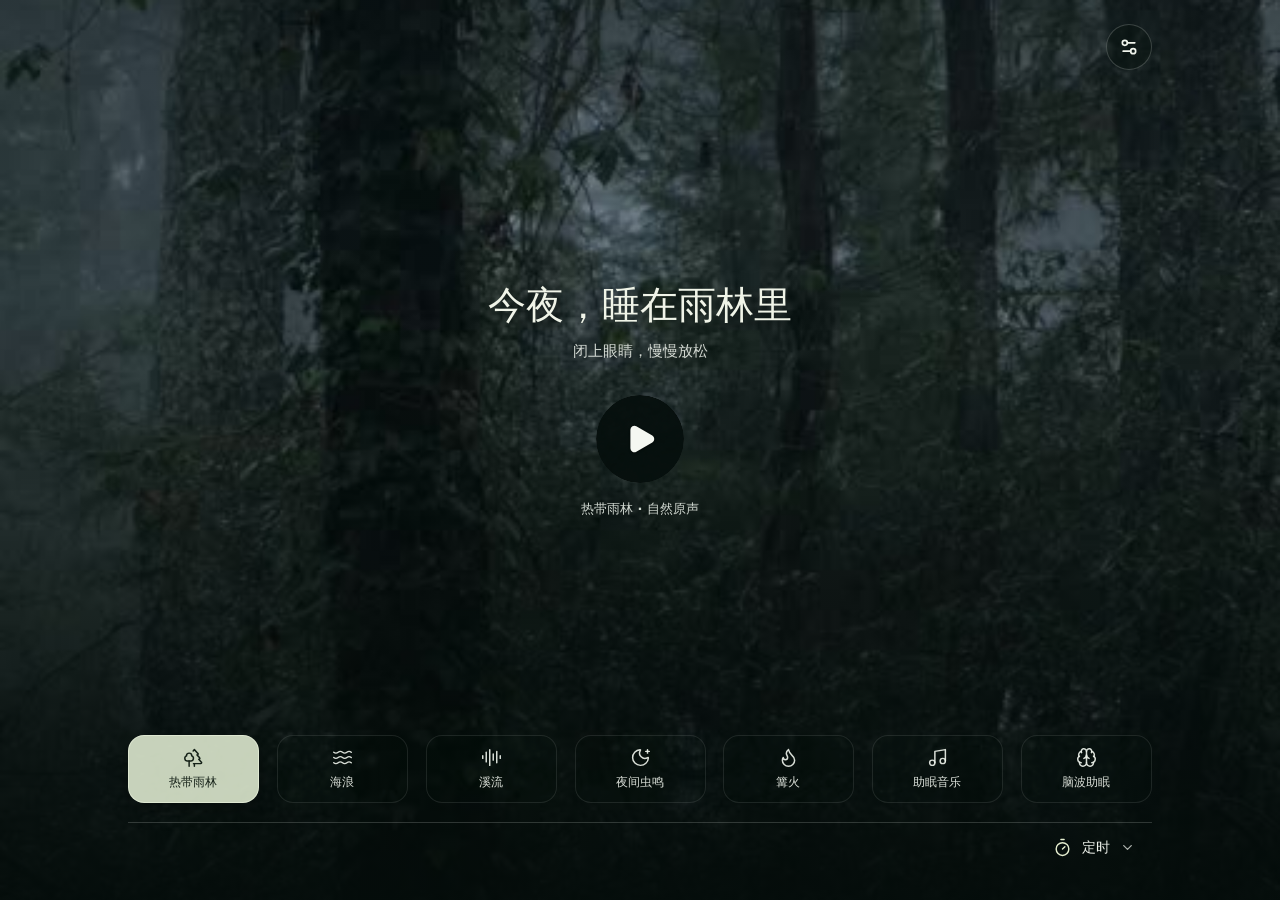
<file: web/index.html>
<!doctype html>
<html lang="zh-CN">
<head>
  <meta charset="utf-8">
  <meta name="viewport" content="width=device-width,initial-scale=1,viewport-fit=cover">
  <title>自然入眠</title>
  <link rel="stylesheet" href="style.css">
</head>
<body>
  <div class="scene">
    <video id="filmA" muted playsinline preload="none" poster="media/covers/rainforest.jpg" src="media/rainforest-video.mp4"></video>
    <video id="filmB" muted playsinline preload="none" poster="media/covers/rainforest.jpg" src="media/rainforest-video.mp4"></video>
    <div class="shade"></div>
  </div>
  <main id="homePage">
    <header class="app-header">
      <button id="settings" class="icon" title="设置" aria-label="设置"><i data-lucide="settings-2"></i></button>
    </header>
    <section class="player" aria-live="polite">
      <h1 id="trackTitle">今夜，睡在雨林里</h1>
      <p id="status" role="status">闭上眼睛，慢慢放松</p>
      <button id="play" class="play" aria-label="播放声音" title="播放" aria-pressed="false">
        <canvas class="play-lens" aria-hidden="true"></canvas>
        <span class="play-orbit" aria-hidden="true"></span>
        <span class="play-glyph" aria-hidden="true">
          <i class="play-symbol play-symbol-start" data-lucide="play"></i>
          <i class="play-symbol play-symbol-stop" data-lucide="pause"></i>
        </span>
      </button>
      <div class="playing-label" id="playingLabel">热带雨林 · 自然原声</div>
    </section>
    <footer>
      <div class="sound-section">
        <div class="sounds-viewport" id="soundsViewport">
          <div class="sounds" role="group" aria-label="音景选择" id="sounds"></div>
        </div>
      </div>
      <section class="timer-area" aria-label="定时设置">
        <div class="timer-row">
          <button id="timerToggle" class="timer-toggle" aria-expanded="false" aria-controls="timerPanel"><i data-lucide="timer"></i><span id="timerLabel">定时</span><i class="timer-chevron" data-lucide="chevron-down" aria-hidden="true"></i></button>
          <button id="countdown" class="countdown-button" type="button" hidden></button>
        </div>
        <div id="timerPanel" class="timer-panel" hidden>
          <div class="timers" id="timerPresets" role="group" aria-label="睡眠定时">
            <button data-min="15">15 分钟</button>
            <button data-min="30">30 分钟</button>
            <button data-min="60">60 分钟</button>
            <button id="custom" aria-expanded="false" aria-controls="customRow">自定义</button>
          </div>
          <div class="custom" id="customRow" hidden>
            <div class="time-column"><div class="minute-wheel-wrap"><div id="hours" class="minute-wheel" role="spinbutton" tabindex="0" aria-label="小时" aria-valuemin="0" aria-valuemax="9" aria-valuenow="0"></div><span class="minute-highlight" aria-hidden="true"></span></div><span id="hourUnit">时</span></div>
            <div class="time-column"><div class="minute-wheel-wrap"><div id="minutes" class="minute-wheel" role="spinbutton" tabindex="0" aria-label="分钟" aria-valuemin="0" aria-valuemax="60" aria-valuenow="30"></div><span class="minute-highlight" aria-hidden="true"></span></div><span id="minuteUnit">分</span></div>
          </div>
        </div>
      </section>
    </footer>
  </main>
  <section id="settingsPage" class="settings-page" aria-hidden="true" hidden>
    <div class="settings-content">
      <header class="settings-header">
        <button id="settingsBack" class="back-button" title="返回" aria-label="返回"><i data-lucide="arrow-left"></i></button>
        <h2 id="settingsTitle">设置</h2>
        <span class="settings-spacer"></span>
      </header>
      <div class="settings-list">
        <label class="setting-row" for="languageSelect">
          <span><strong id="languageLabel">语言</strong><small id="languageHint">选择界面语言</small></span>
          <select id="languageSelect" aria-label="语言">
            <option value="en">English</option>
            <option value="zh-CN">简体中文</option>
            <option value="es">Español</option>
            <option value="ja">日本語</option>
            <option value="pt-BR">Português (Brasil)</option>
            <option value="de">Deutsch</option>
            <option value="fr">Français</option>
            <option value="ko">한국어</option>
            <option value="it">Italiano</option>
            <option value="ru">Русский</option>
          </select>
        </label>
        <label class="setting-row" for="minimalMode"><span><strong id="minimalLabel">极简模式</strong><small id="minimalHint">只播放声音，隐藏视频背景</small></span><input type="checkbox" id="minimalMode" role="switch"></label>
        <label class="setting-row" for="mixAudio"><span><strong id="mixLabel">与其他应用同时播放</strong><small id="mixHint">不暂停其他应用的声音</small></span><input type="checkbox" id="mixAudio" role="switch"></label>
      </div>
    </div>
  </section>
  <script src="lucide.js"></script>
  <script src="tracks.js"></script>
  <script src="i18n.js"></script>
  <script src="liquid-glass.js?v=integrated-16"></script>
  <script src="app.js"></script>
</body>
</html>
</file>
<file: web/style.css>
:root{color-scheme:dark;font-family:system-ui,-apple-system,BlinkMacSystemFont,"Segoe UI","Microsoft YaHei",sans-serif;color:#edf3ed;background:#07110e;letter-spacing:0;--moon:#e4edcf;--ink:#101a16;--muted:#c0cbc1;--glass:rgba(8,18,15,.58);--line:rgba(238,245,235,.2);--press:100ms}
*{box-sizing:border-box}
html,body{width:100%;min-height:100%;margin:0}
body{min-height:100dvh;overflow-x:hidden;background:#07110e}
button,input,select{font:inherit}
button{color:inherit;border:0;background:transparent;cursor:pointer;-webkit-tap-highlight-color:transparent;touch-action:manipulation}
button:focus-visible,input:focus-visible,select:focus-visible{outline:2px solid var(--moon);outline-offset:4px}
button.pressing{filter:brightness(1.16)}
.scene,.scene video,.shade{position:fixed;inset:0;width:100%;height:100%;object-fit:cover}
.scene{z-index:0;overflow:hidden;background:#07110e}
.scene video{opacity:1}
.scene #filmB{opacity:0}
.shade{background:linear-gradient(180deg,rgba(4,12,10,.25),rgba(4,12,10,.02) 33%,rgba(4,12,10,.28) 58%,rgba(4,12,10,.9))}
#homePage{position:relative;z-index:1;width:min(100%,1120px);min-height:100dvh;margin:auto;padding:24px 48px max(24px,env(safe-area-inset-bottom));display:flex;flex-direction:column;transform-origin:center center;will-change:transform,opacity}
.app-header{display:flex;align-items:center;justify-content:flex-end}
.brand{display:flex;align-items:center;gap:11px;min-height:44px;font-size:17px;font-weight:650;color:#f1f5ed;text-shadow:0 1px 14px rgba(0,0,0,.32)}
.brand svg{width:22px;height:22px;color:var(--moon)}
svg{width:22px;height:22px;flex:0 0 auto}
.icon,.back-button{width:46px;height:46px;display:grid;place-items:center;border:1px solid rgba(240,246,239,.2);border-radius:50%;background:rgba(9,20,16,.46);color:#f0f4ec;backdrop-filter:blur(16px) saturate(140%);-webkit-backdrop-filter:blur(16px) saturate(140%);transition:background 160ms ease,border-color 160ms ease,transform var(--press) ease-out}
.icon:hover,.back-button:hover{background:rgba(215,231,207,.18);border-color:rgba(240,246,239,.36)}
.icon svg,.back-button svg{width:20px;height:20px}
.player{flex:1;min-height:300px;display:flex;flex-direction:column;align-items:center;justify-content:center;text-align:center;padding:44px 0 38px}
h1{width:min(100%,700px);margin:0 0 10px;color:#f0f4e8;font-size:38px;font-weight:520;line-height:1.25;overflow-wrap:anywhere;text-wrap:balance;text-shadow:0 2px 22px rgba(0,0,0,.3)}
.player p{min-height:1.6em;margin:0;color:rgba(241,246,239,.86);font-size:15px;line-height:1.6;text-shadow:0 1px 12px rgba(0,0,0,.24)}
.play{position:relative;width:100px;height:100px;margin:32px 0 17px;display:grid;place-items:center;border:1px solid rgba(247,250,239,.88);border-radius:50%;background:radial-gradient(circle at 34% 27%,#fbffef 0%,#eaf1d7 48%,#d5e1bd 100%);color:#17231a;box-shadow:inset 0 1px 0 rgba(255,255,255,.82),inset 0 -5px 12px rgba(63,86,55,.12),0 0 0 5px rgba(226,238,209,.1),0 14px 42px rgba(0,0,0,.32);transition:background 300ms ease,box-shadow 300ms ease,transform var(--press) ease-out;isolation:isolate;contain:paint}
.play::before{content:"";position:absolute;inset:-13px;border:1px solid rgba(230,241,220,.29);border-radius:inherit;pointer-events:none;transition:inset 220ms cubic-bezier(.2,.8,.2,1),opacity 180ms ease}
.play:hover{background:radial-gradient(circle at 35% 28%,#f8faed,#e8efda 72%);box-shadow:0 0 0 9px rgba(226,238,209,.15),0 14px 48px rgba(0,0,0,.32)}
.play:hover::before{inset:-17px;opacity:.78}
.play-orbit{position:absolute;inset:-7px;border:1px solid rgba(224,238,211,.28);border-radius:50%;opacity:0;transform:scale(.86);transition:opacity 220ms ease,transform 320ms cubic-bezier(.2,.8,.2,1);pointer-events:none}
.play-glyph{position:absolute;inset:0;display:grid;place-items:center;pointer-events:none}
.play-symbol{position:absolute;display:grid;place-items:center;transition:opacity 220ms ease,transform 320ms cubic-bezier(.2,.8,.2,1)}
.play-symbol svg{width:31px;height:31px;stroke-width:1.8}
.play-symbol-start{opacity:1;transform:translateX(1px) scale(1)}
.play-symbol-stop{opacity:0;transform:scale(.78)}
.play.is-playing .play-symbol-start{opacity:0;transform:translateX(-2px) scale(.78)}
.play.is-playing .play-symbol-stop{opacity:1;transform:scale(1)}
.play.is-loading .play-symbol{opacity:0;transform:scale(.76)}
.play.is-loading .play-orbit{opacity:1;transform:scale(1);animation:loading-orbit 1s linear infinite}
.play.is-playing:not(:hover) .play-orbit{opacity:.55;transform:scale(1)}
.play.is-playing{background:radial-gradient(circle at 34% 27%,#f9ffe9 0%,#e1ecc9 52%,#cdddb5 100%);box-shadow:inset 0 1px 0 rgba(255,255,255,.78),inset 0 -5px 12px rgba(63,86,55,.14),0 0 0 8px rgba(226,238,209,.15),0 14px 44px rgba(0,0,0,.28)}
@keyframes loading-orbit{to{transform:scale(1) rotate(360deg)}}
.play.is-playing .play-orbit{opacity:1;transform:scale(1)}
.play:active{transform:scale(.94);box-shadow:0 0 0 4px rgba(226,238,209,.18),0 8px 30px rgba(0,0,0,.28)}
.play:disabled{opacity:.66;cursor:wait}
@keyframes active-icon-breathe{0%{transform:scale(.96)}100%{transform:scale(1.06)}}
.playing-label{min-height:1.5em;color:rgba(236,243,235,.88);font-size:13px;font-weight:550;text-shadow:0 1px 12px rgba(0,0,0,.28)}
footer{width:min(100%,760px);margin:0 auto}
.sound-section{margin-bottom:7px}
.sound-section-heading{height:24px;display:flex;align-items:center;justify-content:space-between;padding:0 4px;color:rgba(235,243,232,.8);font-size:12px;font-weight:580}
.sound-section-heading svg{width:15px;height:15px;opacity:.72}
.sounds-viewport{position:relative;overflow:hidden;touch-action:pan-y;perspective:780px;perspective-origin:50% 46%;mask-image:linear-gradient(90deg,transparent 0%,rgba(0,0,0,.08) 8%,#000 28%,#000 72%,rgba(0,0,0,.08) 92%,transparent 100%);-webkit-mask-image:linear-gradient(90deg,transparent 0%,rgba(0,0,0,.08) 8%,#000 28%,#000 72%,rgba(0,0,0,.08) 92%,transparent 100%)}
.sounds{display:flex;align-items:center;gap:4px;width:100%;min-width:100%;overflow-x:auto;overflow-y:hidden;overscroll-behavior-x:contain;scroll-snap-type:none;padding:8px max(26px,calc((100% - 104px)/2)) 12px;scrollbar-width:none;touch-action:pan-y;-webkit-overflow-scrolling:touch;cursor:grab;user-select:none;transform-style:preserve-3d}
.sounds::-webkit-scrollbar{display:none}.sounds:active{cursor:grabbing}
.sounds button{position:relative;flex:0 0 96px;min-width:96px;height:66px;display:flex;flex-direction:column;align-items:center;justify-content:center;gap:6px;scroll-snap-align:none;border:1px solid transparent;border-radius:20px;background:transparent;color:rgba(239,245,237,calc(.56 + var(--wheel-light,1)*.34));font-size:12px;font-weight:540;transform:translate3d(var(--wheel-x,0px),0,calc(var(--wheel-depth,0px)*-1)) rotateY(var(--wheel-angle,0deg)) scale(var(--wheel-scale,1));transform-origin:center center;backface-visibility:hidden;opacity:var(--wheel-opacity,1);transition:background 180ms ease,border-color 180ms ease,color 180ms ease,box-shadow 180ms ease,opacity 120ms linear;will-change:transform,opacity}
.sounds.is-moving button{transition-property:background,border-color,color,box-shadow,opacity;transition-duration:120ms}
.sounds button svg{width:21px;height:21px;stroke-width:1.7;transition:transform 220ms cubic-bezier(.2,.8,.2,1)}
.sounds button:hover{border-color:rgba(231,241,218,.4)}
.sounds button.selected{border-color:rgba(234,242,221,.72);background:rgba(226,237,211,.92);color:#142017;box-shadow:0 6px 22px rgba(0,0,0,.2)}
.sounds button.wheel-center{transform:translate3d(var(--wheel-x,0px),0,calc(var(--wheel-depth,0px)*-1)) rotateY(var(--wheel-angle,0deg)) scale(1.075);border-color:rgba(234,242,221,.38);background:rgba(226,237,211,.16);color:#f2f5e9;opacity:1}
.sounds button.wheel-center.selected{background:rgba(226,237,211,.92);color:#142017}
.sounds button span{max-width:100%;overflow:hidden;text-overflow:ellipsis;white-space:nowrap}
.sounds.is-playing button.selected svg{animation:active-icon-breathe 2400ms ease-in-out infinite alternate}
.sounds button:disabled{opacity:.58;cursor:wait}
.timer-area{position:relative;padding:0 0 4px}
.timer-row{display:flex;align-items:center;justify-content:space-between;gap:18px;min-height:50px;padding:0 4px;border-top:1px solid rgba(238,245,235,.24)}
.timer-toggle{min-height:46px;display:flex;align-items:center;gap:10px;padding:8px 10px 8px 0;border-radius:9px;color:#f0f4ed;font-size:14px;font-weight:560;text-align:left;transition:color 150ms ease,transform var(--press) ease-out}
.timer-toggle>svg:first-child{width:19px;height:19px;color:var(--moon);stroke-width:1.8}
.timer-chevron{width:15px;height:15px;opacity:.72;transition:transform 220ms cubic-bezier(.2,.8,.2,1)}
.timer-toggle[aria-expanded="true"] .timer-chevron{transform:rotate(180deg)}
.timer-toggle.timer-active{color:var(--moon)}
output{min-width:100px;color:rgba(236,244,232,.92);font-size:13px;font-variant-numeric:tabular-nums;text-align:right}
.countdown-button{min-height:40px;min-width:100px;padding:7px 10px;border:1px solid transparent;border-radius:10px;background:transparent;color:rgba(236,244,232,.96);font:600 14px/1.3 system-ui,sans-serif;font-variant-numeric:tabular-nums;text-align:right;cursor:pointer;transition:background 160ms ease,border-color 160ms ease,transform var(--press) ease-out}
@media(hover:hover){.countdown-button:hover{border-color:rgba(240,246,239,.24);background:rgba(225,237,220,.1)}}
.countdown-button:active,.countdown-button.pressing{transform:scale(.96);border-color:rgba(240,246,239,.42);background:rgba(225,237,220,.18);transition:transform 80ms ease-out,background 80ms ease-out,border-color 80ms ease-out}
.countdown-button:focus-visible{outline:2px solid var(--moon);outline-offset:2px}
.countdown-button[hidden],.continuous-playback[hidden]{display:none}
.continuous-playback{min-width:100px;color:rgba(236,244,232,.78);font-size:13px;text-align:right}
.timer-panel{overflow:hidden;height:0;max-height:none;opacity:0;transform:translateY(-8px) scale(.985);transform-origin:top center;will-change:height,opacity,transform}
.timer-panel.expanded{opacity:1;transform:translateY(0) scale(1)}
.timer-panel[hidden]{display:none}
.timers{display:grid;grid-template-columns:repeat(4,minmax(0,1fr));gap:7px;padding:10px 2px 5px}
.timers button{min-height:42px;padding:9px 6px;border:1px solid rgba(239,245,236,.2);border-radius:9px;background:rgba(8,19,15,.52);color:rgba(238,245,235,.94);font-size:12px;font-weight:550;white-space:nowrap;backdrop-filter:blur(12px);-webkit-backdrop-filter:blur(12px);transition:background 140ms ease,border-color 140ms ease,color 140ms ease,transform var(--press) ease-out}
.timers button:hover{border-color:rgba(231,241,218,.5)}
.timers button.selected{border-color:rgba(230,240,218,.82);background:rgba(226,237,211,.96);color:#142017}
#apply:active,.custom button:active{transform:scale(.97)}
.custom{display:flex;align-items:center;justify-content:flex-end;gap:10px;margin:8px 2px;color:#edf3e9;font-size:13px}
.custom[hidden]{display:none}
.custom input{width:82px;padding:9px 10px;border:1px solid rgba(239,245,236,.3);border-radius:8px;background:rgba(8,19,15,.72);color:#fff;font-variant-numeric:tabular-nums}
.custom button{min-height:38px;padding:8px 15px;border:1px solid rgba(235,243,225,.48);border-radius:8px;background:var(--moon);color:var(--ink);font-weight:600;transition:transform var(--press) ease-out}
.timer-row{border-top-color:rgba(238,245,235,.18)}
.timer-toggle{padding-left:8px;margin-left:-8px;border-radius:10px;transition:background 180ms ease,color 180ms ease,transform var(--press) ease-out}
.timer-toggle:hover,.timer-toggle[aria-expanded="true"]{background:rgba(225,237,220,.1)}
.timer-toggle:active{transform:scale(.97)}
.timers{gap:8px;padding:12px 2px 7px}
.timers button{min-height:46px;border-radius:12px;background:rgba(9,20,17,.48);border-color:rgba(239,245,236,.24);transition:background 180ms ease,border-color 180ms ease,color 180ms ease,transform var(--press) ease-out}
.timers button:active{transform:scale(.95)}
.timers button.selected{background:rgba(226,237,211,.94);border-color:rgba(240,247,229,.9);color:#142017}
.custom{padding:4px 0 2px}
.timer-toggle{border:1px solid rgba(240,246,239,.2);background:rgba(9,20,16,.46);backdrop-filter:blur(16px) saturate(140%);-webkit-backdrop-filter:blur(16px) saturate(140%);padding:8px 12px;margin-left:0}
.timer-toggle:hover,.timer-toggle[aria-expanded="true"]{background:rgba(215,231,207,.18);border-color:rgba(240,246,239,.36)}
.timers button,.custom button{background:rgba(9,20,16,.46);border:1px solid rgba(240,246,239,.2);color:#f0f4ec;backdrop-filter:blur(16px) saturate(140%);-webkit-backdrop-filter:blur(16px) saturate(140%);transition:background 160ms ease,border-color 160ms ease,transform var(--press) ease-out}
.timers button:hover,.custom button:hover{background:rgba(215,231,207,.18);border-color:rgba(240,246,239,.36)}
.timers button.selected{background:rgba(215,231,207,.2);border-color:rgba(230,241,220,.7);color:#f1f6ed;box-shadow:inset 0 0 0 1px rgba(230,241,220,.18)}
.custom{overflow:hidden;transform-origin:top;will-change:height,opacity,transform}
.custom select{width:92px;height:96px;padding:0;border:1px solid rgba(240,246,239,.22);border-radius:10px;background:rgba(9,20,16,.56);color:#f0f4ec;font-variant-numeric:tabular-nums;text-align:center;scrollbar-width:thin;backdrop-filter:blur(16px);-webkit-backdrop-filter:blur(16px)}
.custom select option{padding:6px 10px;text-align:center;background:#17241d;color:#f0f4ec}
.custom select option:checked{background:#dbe8cd;color:#142017}
.play,.play.is-playing{border:1px solid rgba(242,249,237,.62);background:rgba(20,34,27,.54);color:#f2f6e9;box-shadow:inset 0 1px rgba(255,255,255,.2),0 12px 30px rgba(0,0,0,.22);backdrop-filter:blur(18px) saturate(140%);-webkit-backdrop-filter:blur(18px) saturate(140%);contain:none}
.play:hover,.play.is-playing:hover{background:rgba(219,234,205,.22);box-shadow:inset 0 1px rgba(255,255,255,.22),0 12px 30px rgba(0,0,0,.25)}
.play::before{inset:6px;border-color:rgba(238,246,231,.18)}.play:hover::before{inset:5px;opacity:1}
.play-orbit{inset:7px}.play.is-playing .play-orbit{opacity:.36}
.play:active{transform:scale(.95)}
.timers button:not(.selected):hover{background:rgba(9,20,16,.46);border-color:rgba(240,246,239,.3)}
.custom{justify-content:center;gap:12px}
.minute-wheel-wrap{position:relative;width:110px;height:108px;flex:0 0 110px;perspective:200px}
.minute-highlight{position:absolute;left:0;right:0;top:36px;height:36px;border-block:1px solid rgba(236,245,229,.32);background:rgba(225,237,218,.11);border-radius:7px;pointer-events:none}
.minute-wheel{height:108px;overflow-y:auto;overscroll-behavior:contain;scroll-snap-type:y mandatory;scrollbar-width:none;touch-action:pan-y;padding:36px 0;mask-image:linear-gradient(transparent,black 30%,black 70%,transparent);-webkit-mask-image:linear-gradient(transparent,black 30%,black 70%,transparent)}
.minute-wheel::-webkit-scrollbar{display:none}.minute-wheel:focus-visible{outline:2px solid var(--moon);outline-offset:2px;border-radius:7px}
.minute-option{height:36px;display:grid;place-items:center;scroll-snap-align:center;color:#f0f5ed;font-size:18px;font-variant-numeric:tabular-nums;transform-origin:center;backface-visibility:hidden}
.timer-row{flex-direction:row-reverse}.timer-row output{text-align:left;min-width:0;font-size:14px;font-weight:600}.timers[hidden]{display:none}
.custom{gap:18px}.time-column{display:flex;align-items:center;gap:4px;min-width:0}.time-column .minute-wheel-wrap{width:82px;flex-basis:82px}.time-column span:not(.minute-highlight){white-space:nowrap}
.sounds button.pressing{filter:none}
.timer-toggle,.timer-toggle:hover,.timer-toggle[aria-expanded="true"]{border-color:transparent;background:transparent;backdrop-filter:none;-webkit-backdrop-filter:none}
.timer-toggle:active,.timer-toggle.pressing{background:rgba(225,237,220,.14);transform:scale(.97)}
.play,.play.is-playing{background:rgba(234,243,228,.84);color:#17251d;border:1px solid rgba(255,255,255,.5);box-shadow:0 10px 32px rgba(0,0,0,.25),inset 0 1px rgba(255,255,255,.6);backdrop-filter:blur(20px) saturate(125%);-webkit-backdrop-filter:blur(20px) saturate(125%)}
.play:hover,.play.is-playing:hover{background:rgba(244,250,237,.94);box-shadow:0 12px 36px rgba(0,0,0,.28),inset 0 1px rgba(255,255,255,.7)}
.play::before,.play:hover::before{display:none}.play-orbit{inset:4px;border-color:rgba(34,55,40,.16)}
.play-symbol svg{width:29px;height:29px;stroke-width:2.4}.play-symbol-start svg{fill:currentColor;stroke-linejoin:round}
.minute-wheel-wrap{width:136px;flex-basis:136px;perspective:240px}
.minute-highlight{left:8px;right:8px;border:0;background:rgba(229,239,225,.13);border-radius:9px}
.minute-option{font-size:20px;font-weight:500}.minute-wheel{mask-image:linear-gradient(transparent,black 25%,black 75%,transparent);-webkit-mask-image:linear-gradient(transparent,black 25%,black 75%,transparent)}
.settings-page{position:fixed;inset:0;z-index:5;width:100%;height:100dvh;min-height:100dvh;overflow-y:auto;overscroll-behavior:contain;touch-action:pan-y;padding:calc(max(env(safe-area-inset-top),var(--status-inset,0px)) + 8px) 24px max(24px,env(safe-area-inset-bottom));background:rgba(5,14,17,calc(.12 + var(--glass-progress,.88)*.38));backdrop-filter:blur(calc(var(--glass-progress,.88)*24px)) saturate(145%);-webkit-backdrop-filter:blur(calc(var(--glass-progress,.88)*24px)) saturate(145%);opacity:0;transform:translate3d(100%,0,0);will-change:transform,opacity,backdrop-filter}
.settings-content{width:min(100%,760px);min-height:100%;margin:0 auto;display:flex;flex-direction:column}
.settings-header{position:sticky;top:0;z-index:1;display:grid;grid-template-columns:46px 1fr 46px;align-items:center;min-height:60px;margin-bottom:14px;border-bottom:1px solid rgba(238,245,235,.2);background:rgba(8,18,15,.08)}
.settings-header h2{margin:0;text-align:center;color:#f1f6ee;font-size:20px;font-weight:620}
.back-button{width:44px;height:44px;display:grid;place-items:center;border:1px solid rgba(240,246,239,.2);border-radius:50%;background:rgba(8,20,16,.36);color:#f0f4ec;backdrop-filter:blur(14px);-webkit-backdrop-filter:blur(14px);transition:background 150ms ease,border-color 150ms ease,transform var(--press) ease-out}
.back-button:hover{background:rgba(215,231,207,.17);border-color:rgba(240,246,239,.34)}
.back-button svg{width:20px;height:20px}
.settings-spacer{width:40px}
.settings-list{border:0}
.setting-row{display:flex;align-items:center;justify-content:space-between;gap:22px;min-height:76px;padding:17px 2px;border-bottom:1px solid rgba(229,238,226,.2);cursor:pointer}
.setting-row span{min-width:0;display:flex;flex-direction:column;gap:5px}
.setting-row strong{color:#f3f6ef;font-size:15px;font-weight:560}
.setting-row small{color:#d1ddd2;font-size:12px;line-height:1.45}
.setting-row input{appearance:none;width:48px;height:28px;flex:0 0 auto;border:1px solid rgba(255,255,255,.18);border-radius:20px;background:rgba(190,205,190,.34);position:relative;cursor:pointer;transition:background 180ms ease,border-color 180ms ease}
.setting-row input::before{content:"";position:absolute;width:22px;height:22px;top:2px;left:2px;border-radius:50%;background:#edf3e9;box-shadow:0 1px 3px rgba(0,0,0,.2);transition:transform 220ms cubic-bezier(.2,.8,.2,1)}
.setting-row input:checked{border-color:rgba(218,235,204,.6);background:#88a87a}
.setting-row input:checked::before{transform:translateX(20px)}
.setting-row select{max-width:54%;min-width:148px;padding:10px 32px 10px 12px;border:1px solid rgba(240,246,239,.24);border-radius:9px;background:rgba(8,20,16,.6);color:#f0f5ec;font-size:14px;color-scheme:dark;backdrop-filter:blur(12px);-webkit-backdrop-filter:blur(12px)}
body.minimal{background:#111815}body.minimal .scene{display:none}body.minimal main{visibility:visible}body.settings-open{overflow:hidden}body.settings-open main{pointer-events:none;user-select:none}
@media(max-width:699px){#homePage{padding:18px 20px max(18px,env(safe-area-inset-bottom));padding-top:max(18px,calc(var(--status-inset,0px) + 8px))}footer{width:min(100%,760px)}.player{padding:30px 0 28px}h1{font-size:29px}.play{width:88px;height:88px;margin:26px 0 15px}.sounds{gap:2px;padding-left:max(16px,calc((100vw - 100px)/2));padding-right:max(16px,calc((100vw - 100px)/2))}.sounds button{flex-basis:92px;min-width:92px;height:66px}.timer-row{min-height:46px}.settings-page{padding:calc(max(env(safe-area-inset-top),var(--status-inset,0px)) + 4px) 20px max(20px,env(safe-area-inset-bottom))}.settings-header{margin-bottom:10px}.setting-row{gap:14px;padding:16px 2px}.settings-page .setting-row select{min-width:140px}}
@media(max-height:560px){#homePage{padding-top:12px;padding-bottom:12px}.player{padding:8px 0 12px}h1{font-size:26px}.play{width:64px;height:64px;margin:12px 0 8px}.sounds{margin-bottom:6px}.sounds button{height:58px}.sounds button svg{width:19px;height:19px}.timer-row{min-height:38px}.timers button{min-height:36px;padding:7px 2px}}
@media(orientation:landscape) and (max-height:640px){#homePage{width:min(100%,1120px);height:100dvh;min-height:0;padding:10px 24px max(10px,env(safe-area-inset-bottom));display:flex;flex-direction:column;gap:0}.app-header{grid-column:auto}#homePage .player{flex:1;min-height:0;padding:4px 0 8px;align-self:stretch}.player h1{font-size:27px}.play{width:66px;height:66px;margin:9px 0 6px}.play-symbol svg{width:23px;height:23px}.playing-label{font-size:11px}.player p{font-size:12px}.sounds{margin:0;padding-top:3px;padding-bottom:6px}.sounds button{height:54px;flex-basis:92px;min-width:92px;gap:5px;font-size:11px}.sounds button svg{width:19px;height:19px}.timer-row{min-height:38px}.timer-toggle{min-height:36px;padding:5px 8px 5px 0}.timers{gap:5px;padding-top:7px}.timers button{min-height:36px;padding:7px 2px;font-size:11px}.custom{margin:5px 2px}.custom input{padding:7px;width:70px}.custom button{min-height:32px;padding:6px 12px}.settings-page{padding-top:calc(max(env(safe-area-inset-top),var(--status-inset,0px)) + 4px)}}
@media(min-width:700px){footer{width:min(100%,1120px)}.sound-section{width:100%}.sounds-viewport{overflow:visible;perspective:none;mask-image:none;-webkit-mask-image:none}.sounds{width:100%;min-width:0;justify-content:center;gap:clamp(6px,1.4vw,20px);overflow:visible;padding:8px 0 12px;cursor:default;transform-style:flat}.sounds button{display:flex;flex:1 1 0;min-width:0;max-width:148px;height:68px;transform:none!important;opacity:1!important;visibility:visible!important;border:1px solid rgba(240,246,239,.1);border-radius:16px;background:rgba(7,18,15,.12);color:rgba(239,245,237,.9)}.sounds button[data-clone]{display:none}.sounds button.selected{border-color:rgba(234,242,221,.68);background:rgba(226,237,211,.88);color:#142017}.sounds button span{max-width:100%;font-size:clamp(10px,1.05vw,12px)}.sounds.is-moving button{transition:none}}
@media(min-width:700px){.player{padding-bottom:40px}}
@media(min-width:700px) and (max-width:1199px){#homePage{width:min(100%,1120px);min-height:100dvh;padding:clamp(18px,3vw,42px) clamp(24px,5vw,64px) max(18px,env(safe-area-inset-bottom));display:grid;grid-template-columns:minmax(0,1fr) minmax(0,.86fr);grid-template-rows:auto minmax(0,1fr);column-gap:clamp(22px,5vw,72px);align-items:stretch}.app-header{grid-column:2;grid-row:1;justify-content:flex-end}.player{grid-column:1;grid-row:1 / span 2;min-height:0;padding:0 0 20px;justify-content:center}.player h1{font-size:clamp(28px,4vw,38px)}footer{grid-column:2;grid-row:2;width:100%;align-self:center}.sound-section{width:100%}}
@media(min-width:700px) and (max-width:1199px){.sounds-viewport[data-layout="wheel"]{overflow:hidden;perspective:1040px;perspective-origin:50% 46%;mask-image:linear-gradient(90deg,transparent 0%,rgba(0,0,0,.08) 8%,#000 27%,#000 73%,rgba(0,0,0,.08) 92%,transparent 100%);-webkit-mask-image:linear-gradient(90deg,transparent 0%,rgba(0,0,0,.08) 8%,#000 27%,#000 73%,rgba(0,0,0,.08) 92%,transparent 100%)}.sounds-viewport[data-layout="wheel"] .sounds{width:100%;min-width:100%;justify-content:flex-start;gap:4px;overflow-x:auto;overflow-y:hidden;padding:8px max(26px,calc((100% - 104px)/2)) 12px;cursor:grab;transform-style:preserve-3d}.sounds-viewport[data-layout="wheel"] .sounds button{flex:0 0 96px;min-width:96px;height:66px;display:flex;transform:translate3d(var(--wheel-x,0px),0,calc(var(--wheel-depth,0px)*-1)) rotateY(var(--wheel-angle,0deg)) scale(var(--wheel-scale,1));opacity:var(--wheel-opacity,1);visibility:visible;border:1px solid transparent;border-radius:20px;background:transparent;color:rgba(239,245,237,calc(.56 + var(--wheel-light,1)*.34));will-change:transform,opacity}.sounds-viewport[data-layout="wheel"] .sounds button[data-clone]{display:flex}.sounds-viewport[data-layout="wheel"] .sounds button.selected{border-color:rgba(234,242,221,.72);background:rgba(226,237,211,.92);color:#142017}.sounds-viewport[data-layout="wheel"] .sounds button.wheel-center{border-color:rgba(234,242,221,.38);background:rgba(226,237,211,.16);color:#f2f5e9;opacity:1}.sounds-viewport[data-layout="wheel"] .sounds button.wheel-center.selected{background:rgba(226,237,211,.92);color:#142017}}
@media(min-width:700px) and (max-width:1199px){.sounds-viewport[data-layout="wheel"] .sounds button{transform:translate3d(var(--wheel-x,0px),0,calc(var(--wheel-depth,0px)*-1)) rotateY(var(--wheel-angle,0deg)) scale(var(--wheel-scale,1))!important;opacity:var(--wheel-opacity,1)!important;visibility:revert!important}.sounds-viewport[data-layout="wheel"] .sounds button[style*="visibility: hidden"]{visibility:hidden!important}}
.sounds-viewport[data-layout="wheel"]{mask-image:linear-gradient(90deg,rgba(0,0,0,.14) 0%,rgba(0,0,0,.35) 10%,rgba(0,0,0,.7) 25%,#000 42%,#000 58%,rgba(0,0,0,.7) 75%,rgba(0,0,0,.35) 90%,rgba(0,0,0,.14) 100%);-webkit-mask-image:linear-gradient(90deg,rgba(0,0,0,.14) 0%,rgba(0,0,0,.35) 10%,rgba(0,0,0,.7) 25%,#000 42%,#000 58%,rgba(0,0,0,.7) 75%,rgba(0,0,0,.35) 90%,rgba(0,0,0,.14) 100%)}
@media(min-width:700px) and (max-width:1199px){.sounds-viewport[data-layout="wheel"]{width:calc(100% + 32px);margin-inline:-16px}}
@media(prefers-reduced-motion:reduce){:root{--press:0ms}.play::before,.play,.play-symbol,.timer-toggle,.timer-chevron,.timers button,.icon,.back-button,.setting-row input,.setting-row input::before{transition:none!important}.play.is-loading .play-orbit,.sounds.is-playing button.selected svg{animation:none!important}}
@media(prefers-reduced-transparency:reduce){.settings-page{background:rgba(5,14,17,.95);backdrop-filter:none;-webkit-backdrop-filter:none}.sounds button,.timers button,.icon,.back-button,.setting-row select{background:rgba(8,18,15,.92);backdrop-filter:none;-webkit-backdrop-filter:none}}
@media(prefers-contrast:more){.settings-page{background:rgba(4,12,15,.96);backdrop-filter:blur(12px);-webkit-backdrop-filter:blur(12px)}.setting-row,.sounds button,.timers button{border-color:rgba(255,255,255,.48)}}

/* One-piece smoke glass control with direct press feedback and a calm active state. */
.play,
.play.is-playing,
.play:hover,
.play.is-playing:hover {
  width: 88px;
  height: 88px;
  position: relative;
  overflow: hidden;
  border: 1px solid transparent;
  border-radius: 50%;
  background: linear-gradient(145deg,rgba(235,246,237,.025),rgba(18,31,26,.07)) padding-box, conic-gradient(from 220deg,rgba(255,255,255,.68),rgba(238,248,239,.1) 18%,rgba(255,255,255,.035) 48%,rgba(0,0,0,.3) 72%,rgba(255,255,255,.23) 90%,rgba(255,255,255,.68)) border-box;
  color: #f5f8f2;
  box-shadow: inset 0 1px 1px rgba(255,255,255,.42), inset 0 -1px 2px rgba(0,0,0,.36), 0 10px 28px rgba(0,0,0,.28);
  backdrop-filter: blur(2px) saturate(150%);
  -webkit-backdrop-filter: blur(2px) saturate(150%);
  transition: transform 180ms cubic-bezier(.2,.8,.2,1), box-shadow 220ms ease, border-color 220ms ease, background 220ms ease;
  -webkit-tap-highlight-color: transparent;
  touch-action: manipulation;
}
.play::before {
  content: "";
  position: absolute;
  z-index: 0;
  inset: 0;
  border-radius: 50%;
  background:
    linear-gradient(142deg,rgba(255,255,255,.2) 0%,rgba(255,255,255,.045) 12%,transparent 28% 70%,rgba(0,0,0,.14) 100%),
    radial-gradient(ellipse at 50% -20%,rgba(255,255,255,.1),transparent 58%);
  opacity: .58;
  transition: opacity 220ms ease;
  pointer-events: none;
}
.play::after {
  content: "";
  position: absolute;
  inset: 2px;
  border: 1px solid rgba(255,255,255,.1);
  border-radius: inherit;
  background: linear-gradient(155deg,rgba(255,255,255,.1),transparent 22% 76%,rgba(255,255,255,.035));
  box-shadow: inset 0 1px 0 rgba(255,255,255,.11),inset 0 -1px 0 rgba(0,0,0,.14);
  opacity: .72;
  pointer-events: none;
}
.play:hover,.play.is-playing:hover { border-color:transparent; background:linear-gradient(145deg,rgba(245,252,246,.09),rgba(18,31,26,.18)) padding-box,conic-gradient(from 220deg,rgba(255,255,255,.9),rgba(238,248,239,.18) 18%,rgba(255,255,255,.08) 48%,rgba(0,0,0,.3) 72%,rgba(255,255,255,.4) 90%,rgba(255,255,255,.9)) border-box; box-shadow:inset 0 1px 1px rgba(255,255,255,.52),inset 0 -1px 2px rgba(0,0,0,.36),0 12px 30px rgba(0,0,0,.32); }
.play:hover::before { opacity: 1; }
.play:active,.play.pressing { transform:scale(.95); background:linear-gradient(145deg,rgba(235,246,237,.14),rgba(18,31,26,.2)) padding-box,conic-gradient(from 220deg,rgba(255,255,255,.76),rgba(238,248,239,.16) 18%,rgba(255,255,255,.06) 48%,rgba(0,0,0,.36) 72%,rgba(255,255,255,.3) 90%,rgba(255,255,255,.76)) border-box; box-shadow:inset 0 2px 8px rgba(0,0,0,.2),0 5px 16px rgba(0,0,0,.28); }
.play:focus-visible { outline: 2px solid rgba(243,249,235,.92); outline-offset: 1px; }
.play:disabled { cursor: wait; }
.play-orbit { z-index:2; inset:10px; border:0; border-top:1.5px solid rgba(244,249,237,.88); border-radius:50%; opacity:0; pointer-events:none; }
.play.is-loading .play-orbit { opacity:1; animation:loading-orbit 850ms linear infinite; }
.play.is-playing:not(.is-loading) .play-orbit { opacity:0!important; animation:none!important; }
.play-glyph { z-index:3; }
.play-symbol,svg.play-symbol { display:grid; place-items:center; transform-origin:50% 50%; backface-visibility:hidden; }
.play-symbol svg,svg.play-symbol { width:32px; height:32px; stroke-width:1.9; filter:drop-shadow(0 1px 1px rgba(0,0,0,.42)); }
.play-symbol-start svg,svg.play-symbol-start { fill:currentColor; stroke-linejoin:round; }
.play-symbol-stop svg,svg.play-symbol-stop { stroke-width:2.5; }
.play-symbol,.play-symbol svg,svg.play-symbol { transition:opacity 160ms ease,transform 320ms cubic-bezier(.2,.8,.2,1); }
.play-symbol-start { opacity:1; transform:translateX(1px) rotate(0deg) scale(1); }
.play-symbol-stop { opacity:0; transform:rotate(-35deg) scale(.72); }
.play.is-playing .play-symbol-start { opacity:0; transform:translateX(-1px) rotate(35deg) scale(.72); }
.play.is-playing .play-symbol-stop { opacity:1; transform:rotate(0deg) scale(1); }
.play.is-playing:not(.is-loading)::before { opacity:.82; transform:scale(1.08); animation:none; }
.play.is-loading .play-symbol { opacity:0; transform:scale(.78); }
@keyframes play-light-breathe { from { opacity:.35; transform:scale(.86); } to { opacity:.82; transform:scale(1.08); } }
@media (max-width:699px) { .play { width:82px; height:82px; } .play-symbol svg,svg.play-symbol { width:30px;height:30px; } }
@media (max-height:560px) { .play { width:68px; height:68px; } }
@media (orientation:landscape) and (max-height:640px) { .play { width:70px; height:70px; } }
@media (prefers-reduced-motion:reduce) {
  .play,.play-symbol,.play-symbol svg { transition:none!important; }
  .play.is-playing:not(.is-loading),.play.is-playing:not(.is-loading)::before,.play.press-rebound { animation:none!important; }
  .play.is-loading .play-orbit { animation:none!important;border-top-color:rgba(244,249,237,.92); }
}
@media (prefers-reduced-transparency:reduce) {
  .play,.play.is-playing,.play:hover,.play.is-playing:hover { background:rgba(13,24,20,.94);backdrop-filter:none;-webkit-backdrop-filter:none; }
  .play::before { background:linear-gradient(145deg,rgba(255,255,255,.12),transparent 45%); }
}
@media (prefers-contrast:more) {
  .play,.play.is-playing,.play:hover,.play.is-playing:hover { border-color:rgba(255,255,255,.72);background:rgba(7,15,12,.94);backdrop-filter:none;-webkit-backdrop-filter:none; }
}
.play-lens{position:absolute;z-index:1;inset:0;width:100%;height:100%;display:block;border-radius:50%;pointer-events:none}
.play.glass-ready{border:0;background:transparent;box-shadow:none;backdrop-filter:none;-webkit-backdrop-filter:none}
.play.glass-ready::before{display:none;background:none;opacity:0}
.play.glass-ready::after{display:none}
.play.glass-ready:hover,.play.glass-ready.is-playing:hover{border-color:transparent;background:transparent;box-shadow:none}
.play.glass-ready:active,.play.glass-ready.pressing,.play.glass-ready.press-rebound{background:transparent;box-shadow:none}
.play.glass-ready .play-orbit{z-index:2}
.play.glass-ready .play-glyph{z-index:3}
.play.pressing,.play:active{filter:none;transform:scale(.955);transition:transform 95ms cubic-bezier(.2,.8,.2,1)}
.play-orbit{display:none!important;opacity:0!important;animation:none!important}
.play.is-loading .play-symbol{opacity:1;transform:none}
.play.glass-fallback .play-lens{display:none}
.play.glass-fallback,.play.glass-fallback:hover,.play.glass-fallback.is-playing:hover{background:rgba(13,24,20,.76);backdrop-filter:blur(14px) saturate(1.5);-webkit-backdrop-filter:blur(14px) saturate(1.5)}
.play.glass-fallback::before{background:rgba(255,255,255,.035)}
@media(prefers-reduced-transparency:reduce){.play.glass-ready{background:rgba(13,24,20,.94);backdrop-filter:none;-webkit-backdrop-filter:none}.play.glass-ready .play-lens{display:none}}
@media(prefers-contrast:more){.play.glass-ready{border:1px solid rgba(255,255,255,.72);background:rgba(7,15,12,.94)}.play.glass-ready .play-lens{display:none}}
body.minimal .play.glass-ready{background:rgba(13,24,20,.76);backdrop-filter:blur(14px) saturate(1.5);-webkit-backdrop-filter:blur(14px) saturate(1.5)}
body.minimal .play.glass-ready .play-lens{display:none}
</file>
